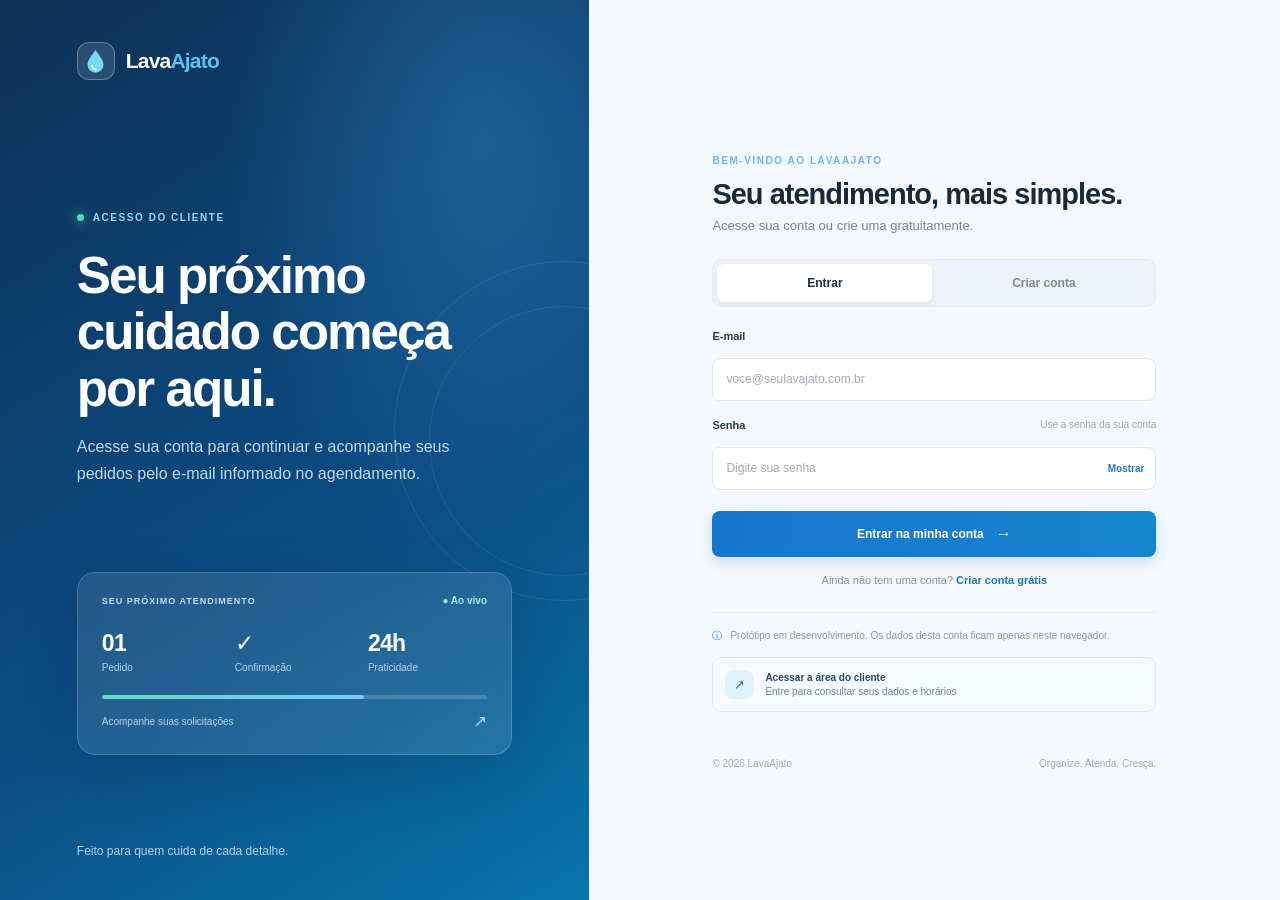
<file: frontend/auth.html>
<!DOCTYPE html>
<html lang="pt-BR">
<head>
  <meta charset="UTF-8">
  <meta name="viewport" content="width=device-width, initial-scale=1">
  <meta name="theme-color" content="#f5f8fc">
  <title>Acessar sua conta | LavaAjato</title>
  <link rel="stylesheet" href="css/auth.css">
  <script type="module" src="js/app.js"></script>
</head>
<body data-page="auth">
  <main class="auth-shell">
    <section class="auth-showcase" aria-label="Sobre o LavaAjato">
      <a class="brand" href="cliente" aria-label="LavaAjato, área do cliente">
        <span class="brand-mark" aria-hidden="true"><svg viewBox="0 0 40 40" fill="none"><path d="M20 4C15.3 11.2 9 17.2 9 24.4A11 11 0 0 0 31 24.4C31 17.2 24.7 11.2 20 4Z" fill="currentColor"/><path d="M15 25.5c.4 3 2.2 4.7 5.2 5" stroke="#fff" stroke-width="2.3" stroke-linecap="round"/></svg></span>
        <span>Lava<span>Ajato</span></span>
      </a>

      <div class="showcase-copy">
        <span class="eyebrow"><span></span> ACESSO DO CLIENTE</span>
        <h1>Seu próximo cuidado começa por aqui.</h1>
        <p>Acesse sua conta para continuar e acompanhe seus pedidos pelo e-mail informado no agendamento.</p>
      </div>

      <div class="showcase-card" aria-hidden="true">
        <div class="showcase-card-head"><span>SEU PRÓXIMO ATENDIMENTO</span><span class="live-dot">● Ao vivo</span></div>
        <div class="showcase-stats"><div><strong>01</strong><span>Pedido</span></div><div><strong>✓</strong><span>Confirmação</span></div><div><strong>24h</strong><span>Praticidade</span></div></div>
        <div class="showcase-progress"><span></span></div>
        <div class="showcase-foot"><span>Acompanhe suas solicitações</span><span>↗</span></div>
      </div>
      <div class="showcase-orb orb-one"></div><div class="showcase-orb orb-two"></div>
      <p class="showcase-footer">Feito para quem cuida de cada detalhe.</p>
    </section>

    <section class="auth-main">
      <div class="mobile-brand brand" aria-hidden="true"><span class="brand-mark"><svg viewBox="0 0 40 40" fill="none"><path d="M20 4C15.3 11.2 9 17.2 9 24.4A11 11 0 0 0 31 24.4C31 17.2 24.7 11.2 20 4Z" fill="currentColor"/><path d="M15 25.5c.4 3 2.2 4.7 5.2 5" stroke="#fff" stroke-width="2.3" stroke-linecap="round"/></svg></span><span>Lava<span>Ajato</span></span></div>
      <div class="auth-card">
        <div class="auth-heading"><span class="eyebrow">BEM-VINDO AO LAVAAJATO</span><h2>Seu atendimento, mais simples.</h2><p>Acesse sua conta ou crie uma gratuitamente.</p></div>

        <div class="auth-tabs" role="tablist" aria-label="Acessar ou criar conta">
          <button id="tab-login" class="auth-tab" type="button" role="tab" aria-controls="panel-login" data-auth-tab="login">Entrar</button>
          <button id="tab-register" class="auth-tab" type="button" role="tab" aria-controls="panel-register" data-auth-tab="register">Criar conta</button>
        </div>

        <p id="auth-notice" class="auth-notice" role="alert" aria-live="polite" hidden></p>

        <section id="panel-login" class="auth-panel" role="tabpanel" aria-labelledby="tab-login" data-auth-panel="login">
          <form id="login-form" novalidate>
            <label for="login-email">E-mail</label>
            <input id="login-email" name="email" type="email" autocomplete="email" placeholder="voce@seulavajato.com.br" required>
            <div class="field-heading"><label for="login-password">Senha</label><span>Use a senha da sua conta</span></div>
            <div class="password-field"><input id="login-password" name="password" type="password" autocomplete="current-password" placeholder="Digite sua senha" required><button type="button" data-toggle-password="login-password" aria-label="Mostrar senha">Mostrar</button></div>
            <button class="submit-button" type="submit">Entrar na minha conta <span aria-hidden="true">→</span></button>
          </form>
          <p class="auth-switch">Ainda não tem uma conta? <button type="button" data-auth-tab="register">Criar conta grátis</button></p>
        </section>

        <section id="panel-register" class="auth-panel" role="tabpanel" aria-labelledby="tab-register" data-auth-panel="register" hidden>
          <form id="register-form" novalidate>
            <div class="form-row">
              <div class="field"><label for="register-name">Nome completo</label><input id="register-name" name="name" type="text" autocomplete="name" placeholder="Como podemos te chamar?" minlength="2" required></div>
              <div class="field"><label for="register-phone">Celular</label><input id="register-phone" name="phone" type="tel" autocomplete="tel" inputmode="tel" placeholder="(11) 99999-9999" required></div>
            </div>
            <div class="field"><label for="register-email">E-mail</label><input id="register-email" name="email" type="email" autocomplete="email" placeholder="voce@seulavajato.com.br" required></div>
            <div class="form-row">
              <div class="field"><label for="register-password">Senha</label><div class="password-field"><input id="register-password" name="password" type="password" autocomplete="new-password" placeholder="Mínimo de 8 caracteres" required><button type="button" data-toggle-password="register-password" aria-label="Mostrar senha">Mostrar</button></div></div>
              <div class="field"><label for="register-confirm">Confirmar senha</label><input id="register-confirm" name="confirmPassword" type="password" autocomplete="new-password" placeholder="Repita sua senha" required></div>
            </div>
            <p class="password-hint">Use pelo menos 8 caracteres, com uma letra e um número.</p>
            <label class="terms"><input name="acceptTerms" type="checkbox" required><span>Estou ciente de que esta conta é uma demonstração e fica salva neste navegador.</span></label>
            <button class="submit-button" type="submit">Criar minha conta <span aria-hidden="true">→</span></button>
          </form>
          <p class="auth-switch">Já tem uma conta? <button type="button" data-auth-tab="login">Entrar</button></p>
        </section>

        <p class="demo-note"><span aria-hidden="true">ⓘ</span> Protótipo em desenvolvimento. Os dados desta conta ficam apenas neste navegador.</p>
        <a class="client-entry" href="auth?next=cliente"><span class="client-entry-icon" aria-hidden="true">↗</span><span><strong>Acessar a área do cliente</strong><small>Entre para consultar seus dados e horários</small></span></a>
      </div>
      <footer class="auth-footer"><span>© 2026 LavaAjato</span><span>Organize. Atenda. Cresça.</span></footer>
    </section>
  </main>
</body>
</html>
</file>
<file: frontend/css/auth.css>
:root {
  font-family:"DM Sans","Segoe UI",Arial,sans-serif;
  color:#182a3a;
  background:#f5f8fc;
  font-synthesis:none;
  text-rendering:optimizeLegibility;
  font-smooth:always;
  font-optical-sizing:auto;
  --blue:#1676d2;
  --navy:#102a43;
  --muted:#748396;
  --line:#e4eaf1
}
* {
  box-sizing:border-box
}
body {
  min-width:320px;
  min-height:100vh;
  margin:0
}
button,input {
  font:inherit
}
button {
  cursor:pointer
}
button:focus-visible,a:focus-visible,input:focus-visible {
  outline:3px solid #83c4ff;
  outline-offset:3px
}
.auth-shell {
  display:grid;
  grid-template-columns:minmax(340px,0.92fr) minmax(520px,1.08fr);
  min-height:100vh
}
.auth-showcase {
  position:relative;
  display:flex;
  flex-direction:column;
  justify-content:space-between;
  overflow:hidden;
  padding:42px clamp(32px,6vw,96px);
  color:#fff;
  background:radial-gradient(ellipse at 82% 16%,rgba(74,174,246,.27),transparent 38%),linear-gradient(148deg,#0d3156 0%,#0b4c83 60%,#0875ad 100%)
}
.brand {
  position:relative;
  z-index:1;
  display:inline-flex;
  align-items:center;
  gap:11px;
  width:max-content;
  color:inherit;
  text-decoration:none;
  font-family:Manrope,"Segoe UI",sans-serif;
  font-size:21px;
  font-weight:800;
  letter-spacing:-.8px
}
.brand>span:last-child>span {
  color:#57c5ed
}
.brand-mark {
  display:grid;
  width:38px;
  height:38px;
  place-items:center;
  border:1px solid rgba(255,255,255,.3);
  border-radius:12px;
  background:rgba(255,255,255,.12);
  color:#75dbf5
}
.brand-mark svg {
  width:29px;
  height:29px
}
.showcase-copy {
  position:relative;
  z-index:1;
  max-width:510px;
  margin:76px 0 34px
}
.eyebrow {
  display:inline-flex;
  align-items:center;
  gap:9px;
  color:#6bb8f4;
  font-size:10px;
  font-weight:700;
  letter-spacing:1.55px
}
.showcase-copy .eyebrow {
  color:#8bdcf5
}
.showcase-copy .eyebrow span {
  width:7px;
  height:7px;
  border-radius:50%;
  background:#52dbbb;
  box-shadow:0 0 12px #52dbbb
}
.showcase-copy h1 {
  max-width:470px;
  margin:23px 0 16px;
  font-family:Manrope,"Segoe UI",sans-serif;
  font-size:clamp(36px,4vw,56px);
  line-height:1.1;
  letter-spacing:-2px
}
.showcase-copy p {
  max-width:405px;
  margin:0;
  color:#c1d9ed;
  font-size:16px;
  line-height:1.7
}
.showcase-card {
  position:relative;
  z-index:1;
  width:min(100%,480px);
  padding:22px 24px;
  border:1px solid rgba(255,255,255,.18);
  border-radius:18px;
  background:rgba(255,255,255,.1);
  box-shadow:0 20px 60px rgba(0,20,45,.16);
  backdrop-filter:blur(12px)
}
.showcase-card-head,.showcase-foot {
  display:flex;
  align-items:center;
  justify-content:space-between
}
.showcase-card-head {
  color:#c5dbee;
  font-size:9px;
  font-weight:700;
  letter-spacing:1px
}
.live-dot {
  color:#a9ead7;
  font-size:10px;
  letter-spacing:0
}
.showcase-stats {
  display:grid;
  grid-template-columns:repeat(3,1fr);
  gap:14px;
  margin:24px 0 22px
}
.showcase-stats div {
  display:grid;
  gap:5px
}
.showcase-stats strong {
  font-family:Manrope,"Segoe UI",sans-serif;
  font-size:23px;
  letter-spacing:-.7px
}
.showcase-stats span {
  color:#b8d2e8;
  font-size:10px
}
.showcase-progress {
  height:4px;
  overflow:hidden;
  border-radius:4px;
  background:rgba(255,255,255,.18)
}
.showcase-progress span {
  display:block;
  width:68%;
  height:100%;
  border-radius:4px;
  background:linear-gradient(90deg,#64dbc2,#75caff)
}
.showcase-foot {
  margin-top:12px;
  color:#b8d2e8;
  font-size:10px
}
.showcase-foot span:last-child {
  font-size:17px
}
.showcase-footer {
  position:relative;
  z-index:1;
  margin:38px 0 0;
  color:#b8d2e8;
  font-size:12px
}
.showcase-orb {
  position:absolute;
  border:1px solid rgba(255,255,255,.09);
  border-radius:50%;
  pointer-events:none
}
.orb-one {
  top:29%;
  right:-145px;
  width:340px;
  height:340px
}
.orb-two {
  top:34%;
  right:-110px;
  width:270px;
  height:270px
}
.auth-main {
  display:flex;
  flex-direction:column;
  align-items:center;
  justify-content:center;
  padding:42px 30px 24px
}
.auth-card {
  width:min(100%,444px)
}
.auth-heading {
  margin-bottom:26px
}
.auth-heading h2 {
  margin:10px 0 7px;
  font-family:Manrope,"Segoe UI",sans-serif;
  font-size:29px;
  letter-spacing:-1px
}
.auth-heading p {
  margin:0;
  color:var(--muted);
  font-size:13px
}
.auth-tabs {
  display:grid;
  grid-template-columns:1fr 1fr;
  gap:4px;
  margin-bottom:23px;
  padding:4px;
  border:1px solid #e5ebf2;
  border-radius:10px;
  background:#edf2f7
}
.auth-tab {
  height:38px;
  border:0;
  border-radius:7px;
  background:transparent;
  color:#7b8a99;
  font-size:12px;
  font-weight:600
}
.auth-tab[aria-selected="true"] {
  background:#fff;
  color:#1b3043;
  box-shadow:0 2px 6px rgba(16,42,67,.08)
}
.auth-panel[hidden] {
  display:none
}
.auth-panel form {
  display:flex;
  flex-direction:column;
  gap:10px
}
.auth-panel label {
  display:block;
  margin-bottom:6px;
  color:#26394b;
  font-size:11px;
  font-weight:600
}
.auth-panel input:not([type=checkbox]) {
  width:100%;
  height:43px;
  padding:0 13px;
  border:1px solid #dfe6ed;
  border-radius:8px;
  background:#fff;
  color:#203448;
  font-size:12px;
  transition:border-color .15s,box-shadow .15s
}
.auth-panel input::placeholder {
  color:#a0acb8
}
.auth-panel input:focus {
  border-color:#65aeea;
  outline:0;
  box-shadow:0 0 0 3px rgba(35,135,216,.1)
}
.field-heading {
  display:flex;
  align-items:center;
  justify-content:space-between;
  margin-top:8px
}
.field-heading label {
  margin-bottom:6px
}
.field-heading span {
  margin-bottom:6px;
  color:#9aa7b4;
  font-size:10px
}
.password-field {
  position:relative
}
.password-field input {
  padding-right:64px!important
}
.password-field button {
  position:absolute;
  top:0;
  right:8px;
  height:100%;
  padding:0 4px;
  border:0;
  background:transparent;
  color:#267bc1;
  font-size:10px;
  font-weight:600
}
.submit-button {
  display:flex;
  align-items:center;
  justify-content:center;
  gap:12px;
  height:46px;
  margin-top:11px;
  border:0;
  border-radius:8px;
  background:linear-gradient(100deg,#1675ce,#1685cf);
  box-shadow:0 5px 13px rgba(20,117,202,.2);
  color:white;
  font-size:12px;
  font-weight:700;
  transition:transform .15s,box-shadow .15s
}
.submit-button:hover {
  transform:translateY(-1px);
  box-shadow:0 8px 18px rgba(20,117,202,.25)
}
.submit-button span {
  font-size:16px
}
.submit-button:disabled {
  cursor:wait;
  opacity:.72;
  transform:none
}
.auth-switch {
  margin:17px 0 0;
  text-align:center;
  color:#8593a1;
  font-size:11px
}
.auth-switch button {
  padding:0;
  border:0;
  background:none;
  color:#1779c2;
  font-size:11px;
  font-weight:700
}
.auth-notice {
  margin:0 0 16px;
  padding:11px 12px;
  border:1px solid #f1c5c1;
  border-radius:8px;
  background:#fff4f2;
  color:#a53b32;
  font-size:11px;
  line-height:1.5
}
.auth-notice[data-type="success"] {
  border-color:#b8e6d1;
  background:#effaf4;
  color:#20734a
}
.form-row {
  display:grid;
  grid-template-columns:1fr 1fr;
  gap:12px
}
.field {
  min-width:0
}
.password-hint {
  margin:-3px 0 1px;
  color:#8996a4;
  font-size:10px
}
.terms {
  display:flex!important;
  align-items:flex-start;
  gap:8px;
  margin:2px 0 0!important;
  color:#647487!important;
  font-size:10px!important;
  font-weight:400!important;
  line-height:1.5
}
.terms input {
  flex:0 0 auto;
  width:14px;
  height:14px;
  margin:0;
  accent-color:#1676d2
}
.terms span {
  margin-top:-1px
}
.demo-note {
  display:flex;
  align-items:flex-start;
  gap:8px;
  margin:26px 0 0;
  padding-top:15px;
  border-top:1px solid #e9eef3;
  color:#8b99a7;
  font-size:10px;
  line-height:1.6
}
.demo-note span {
  color:#2482c6
}
.client-entry {
  display:flex;
  align-items:center;
  gap:11px;
  margin-top:13px;
  padding:12px;
  border:1px solid #dcebf3;
  border-radius:9px;
  background:#f5fbfe;
  color:#284861;
  text-decoration:none;
  transition:border-color .15s,background .15s
}
.client-entry:hover {
  border-color:#a8d2e6;
  background:#eff9fd
}
.client-entry-icon {
  display:grid;
  flex:0 0 auto;
  width:29px;
  height:29px;
  place-items:center;
  border-radius:8px;
  background:#e0f2f9;
  color:#197cae;
  font-size:13px;
  font-weight:700
}
.client-entry>span:last-child {
  display:grid;
  gap:3px
}
.client-entry strong {
  font-size:10px
}
.client-entry small {
  color:#6f8595;
  font-size:10px
}
.auth-footer {
  display:flex;
  justify-content:space-between;
  gap:12px;
  width:min(100%,444px);
  margin-top:46px;
  color:#a0aab5;
  font-size:10px
}
.mobile-brand {
  display:none
}
.auth-main.is-register {
  padding-top:24px;
  padding-bottom:16px
}
.auth-main.is-register .auth-heading {
  margin-bottom:16px
}
.auth-main.is-register .auth-tabs {
  margin-bottom:15px
}
.auth-main.is-register .auth-panel form {
  gap:7px
}
.auth-main.is-register .auth-footer {
  margin-top:24px
}
@media(max-width:950px) {
  .auth-shell {
    grid-template-columns:minmax(300px,.8fr) minmax(480px,1.2fr)
  }
  .auth-showcase {
    padding:34px
  }
  .showcase-copy h1 {
    font-size:42px
  }
  .auth-main {
    padding-right:24px;
    padding-left:24px
  }
}
@media(max-width:780px) {
  .auth-shell {
    display:block
  }
  .auth-showcase {
    display:none
  }
  .auth-main {
    min-height:100vh;
    padding:28px 22px 18px
  }
  .mobile-brand {
    display:inline-flex;
    align-self:flex-start;
    margin:0 auto 36px;
    color:#173b59
  }
  .mobile-brand .brand-mark {
    border-color:#cde7fa;
    background:#e9f6ff;
    color:#1781ca
  }
  .auth-card {
    width:min(100%,440px)
  }
  .auth-heading h2 {
    font-size:27px
  }
  .auth-footer {
    margin-top:36px
  }
  .auth-main.is-register {
    padding-top:22px
  }
  .auth-main.is-register .mobile-brand {
    margin-bottom:22px
  }
}
@media(max-width:430px) {
  .auth-main {
    padding-right:18px;
    padding-left:18px
  }
  .form-row {
    grid-template-columns:1fr;
    gap:7px
  }
  .auth-heading h2 {
    font-size:25px
  }
  .auth-footer {
    font-size:9px
  }
}
</file>
